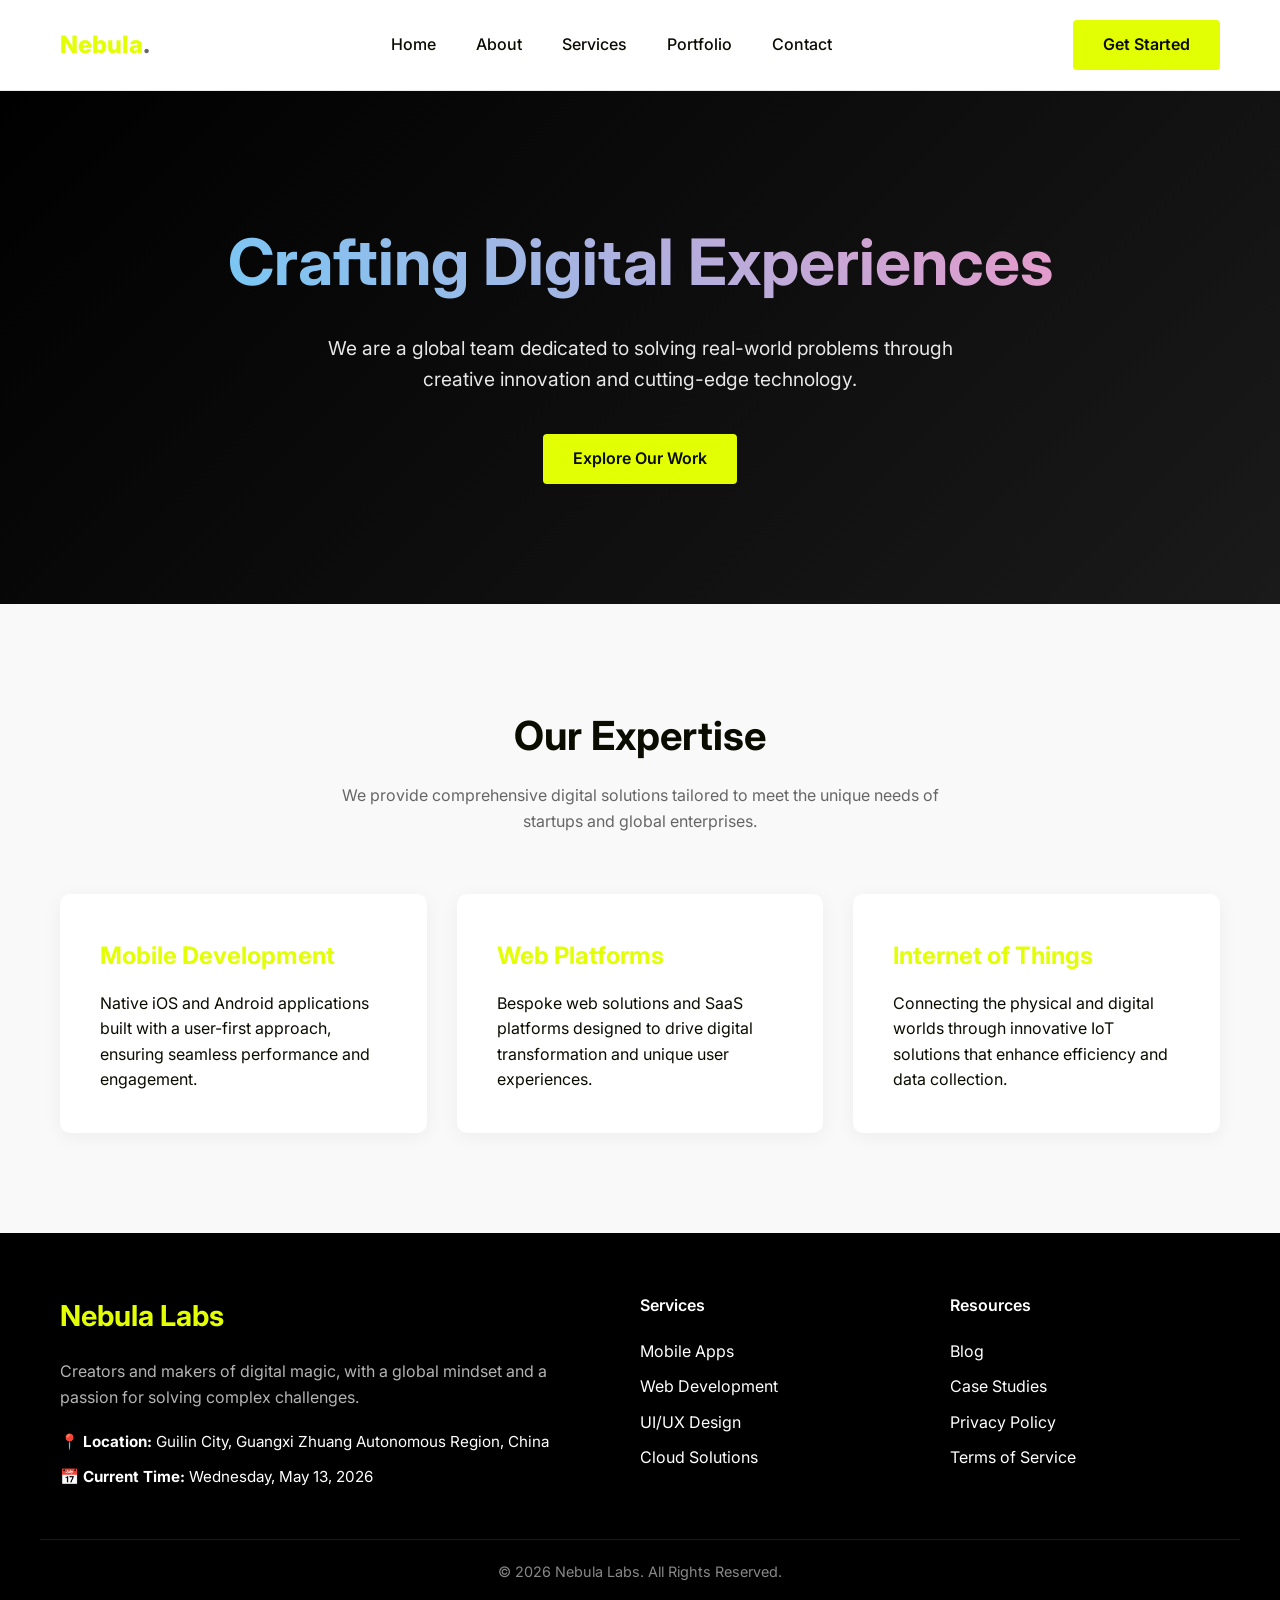
<file: index.html>
<!DOCTYPE html>
<html lang="en">
<head>
    <meta charset="UTF-8" />
    <meta name="viewport" content="width=device-width, initial-scale=1.0"/>
    <title>Nebula Labs | Digital Innovation & Solutions</title>
    <!-- Google Fonts -->
    <link href="https://fonts.googleapis.com/css2?family=Inter:wght@300;400;500;600;700&display=swap" rel="stylesheet">
    <style>
        /* 全局样式重置与定义 */
        :root {
            --primary-color: #E3FF04; /* 品牌高光色（来自原站） */
            --text-dark: #0A0C00;
            --text-light: #ffffff;
            --bg-light: #f9f9f9;
            --border-color: #eaeaea;
        }
        
        * {
            margin: 0;
            padding: 0;
            box-sizing: border-box;
        }
        
        body {
            font-family: 'Inter', sans-serif;
            line-height: 1.6;
            color: var(--text-dark);
            background-color: #fff;
        }
        
        a {
            text-decoration: none;
            color: inherit;
        }
        
        ul {
            list-style: none;
        }
        
        .container {
            width: 100%;
            max-width: 1200px;
            margin: 0 auto;
            padding: 0 20px;
        }
        
        .btn {
            display: inline-block;
            padding: 12px 30px;
            background-color: var(--primary-color);
            color: var(--text-dark) !important;
            border-radius: 4px;
            font-weight: 600;
            transition: all 0.3s ease;
            border: none;
            cursor: pointer;
        }
        
        .btn:hover {
            transform: translateY(-2px);
            box-shadow: 0 4px 15px rgba(227, 255, 4, 0.4);
        }
        
        /* 导航栏 */
        header {
            padding: 20px 0;
            position: sticky;
            top: 0;
            background: rgba(255, 255, 255, 0.95);
            backdrop-filter: blur(10px);
            border-bottom: 1px solid var(--border-color);
            z-index: 1000;
        }
        
        .nav-container {
            display: flex;
            justify-content: space-between;
            align-items: center;
        }
        
        .logo {
            font-size: 24px;
            font-weight: 800;
            color: var(--primary-color);
        }
        
        .nav-menu {
            display: flex;
            gap: 40px;
        }
        
        .nav-menu a {
            font-weight: 500;
            position: relative;
        }
        
        .nav-menu a::after {
            content: '';
            position: absolute;
            width: 0;
            height: 2px;
            bottom: -5px;
            left: 0;
            background-color: var(--primary-color);
            transition: width 0.3s ease;
        }
        
        .nav-menu a:hover::after {
            width: 100%;
        }
        
        /* 横幅区 */
        .hero {
            padding: 120px 0;
            background: linear-gradient(135deg, #000000 0%, #1a1a1a 100%);
            color: var(--text-light);
            text-align: center;
        }
        
        .hero h1 {
            font-size: 4rem;
            margin-bottom: 20px;
            background: linear-gradient(45deg, #61D1FE, #FE90C0);
            -webkit-background-clip: text;
            -webkit-text-fill-color: transparent;
        }
        
        .hero p {
            font-size: 1.2rem;
            max-width: 700px;
            margin: 0 auto 40px;
            opacity: 0.9;
        }
        
        /* 服务区块 */
        .services {
            padding: 100px 0;
            background-color: var(--bg-light);
        }
        
        .section-title {
            text-align: center;
            margin-bottom: 60px;
        }
        
        .section-title h2 {
            font-size: 2.5rem;
            margin-bottom: 15px;
        }
        
        .section-title p {
            color: #666;
            max-width: 600px;
            margin: 0 auto;
        }
        
        .services-grid {
            display: grid;
            grid-template-columns: repeat(auto-fit, minmax(300px, 1fr));
            gap: 30px;
        }
        
        .service-card {
            background: #fff;
            padding: 40px;
            border-radius: 10px;
            box-shadow: 0 4px 20px rgba(0,0,0,0.05);
            transition: transform 0.3s ease;
            border-top: 3px solid transparent;
        }
        
        .service-card:hover {
            transform: translateY(-10px);
            border-top-color: var(--primary-color);
        }
        
        .service-card h3 {
            font-size: 1.5rem;
            margin-bottom: 15px;
            color: var(--primary-color);
        }
        
        /* 页脚 (包含您的时间地点信息) */
        footer {
            padding: 60px 0 20px;
            background-color: #000;
            color: var(--text-light);
            position: relative;
        }
        
        .footer-container {
            display: grid;
            grid-template-columns: 2fr 1fr 1fr;
            gap: 40px;
            padding-bottom: 40px;
        }
        
        .footer-about h3 {
            font-size: 1.8rem;
            margin-bottom: 20px;
            color: var(--primary-color);
        }
        
        .contact-info {
            margin-top: 20px;
        }
        
        .contact-info p {
            margin: 10px 0;
            font-size: 0.95rem;
        }
        
        /* 版权栏 */
        .copyright {
            text-align: center;
            padding-top: 20px;
            border-top: 1px solid rgba(255,255,255,0.1);
            font-size: 0.9rem;
            color: #888;
        }
        
        @media (max-width: 768px) {
            .footer-container {
                grid-template-columns: 1fr;
            }
            .nav-menu {
                gap: 20px;
            }
            .hero h1 {
                font-size: 2.5rem;
            }
        }
    </style>
</head>
<body>

    <!-- 导航栏 -->
    <header>
        <div class="container nav-container">
            <a href="#" class="logo">Nebula<span style="color: #666;">.</span></a>
            <nav class="nav-menu">
                <a href="#">Home</a>
                <a href="#">About</a>
                <a href="#">Services</a>
                <a href="#">Portfolio</a>
                <a href="#">Contact</a>
            </nav>
            <a href="#contact" class="btn">Get Started</a>
        </div>
    </header>

    <!-- 横幅区 -->
    <section class="hero">
        <div class="container">
            <h1>Crafting Digital Experiences</h1>
            <p>We are a global team dedicated to solving real-world problems through creative innovation and cutting-edge technology.</p>
            <a href="#services" class="btn">Explore Our Work</a>
        </div>
    </section>

    <!-- 服务区 -->
    <section class="services" id="services">
        <div class="container">
            <div class="section-title">
                <h2>Our Expertise</h2>
                <p>We provide comprehensive digital solutions tailored to meet the unique needs of startups and global enterprises.</p>
            </div>
            <div class="services-grid">
                <div class="service-card">
                    <h3>Mobile Development</h3>
                    <p>Native iOS and Android applications built with a user-first approach, ensuring seamless performance and engagement.</p>
                </div>
                <div class="service-card">
                    <h3>Web Platforms</h3>
                    <p>Bespoke web solutions and SaaS platforms designed to drive digital transformation and unique user experiences.</p>
                </div>
                <div class="service-card">
                    <h3>Internet of Things</h3>
                    <p>Connecting the physical and digital worlds through innovative IoT solutions that enhance efficiency and data collection.</p>
                </div>
            </div>
        </div>
    </section>

    <!-- 页脚 -->
    <footer>
        <div class="container footer-container">
            <!-- 关于我们 -->
            <div class="footer-about">
                <h3>Nebula Labs</h3>
                <p style="opacity: 0.7; margin-bottom: 20px;">
                    Creators and makers of digital magic, with a global mindset and a passion for solving complex challenges.
                </p>
                <div class="contact-info">
                    <!-- 这里插入了您提供的地点信息 -->
                    <p><strong>📍 Location:</strong> Guilin City, Guangxi Zhuang Autonomous Region, China</p>
                    <!-- 这里插入了您提供的时间信息 -->
                    <p><strong>📅 Current Time:</strong> Wednesday, May 13, 2026</p>
                </div>
            </div>

            <!-- 快捷链接 1 -->
            <div>
                <h4 style="margin-bottom: 20px; font-weight: 600;">Services</h4>
                <ul>
                    <li style="margin: 10px 0;"><a href="#">Mobile Apps</a></li>
                    <li style="margin: 10px 0;"><a href="#">Web Development</a></li>
                    <li style="margin: 10px 0;"><a href="#">UI/UX Design</a></li>
                    <li style="margin: 10px 0;"><a href="#">Cloud Solutions</a></li>
                </ul>
            </div>

            <!-- 快捷链接 2 -->
            <div>
                <h4 style="margin-bottom: 20px; font-weight: 600;">Resources</h4>
                <ul>
                    <li style="margin: 10px 0;"><a href="#">Blog</a></li>
                    <li style="margin: 10px 0;"><a href="#">Case Studies</a></li>
                    <li style="margin: 10px 0;"><a href="#">Privacy Policy</a></li>
                    <li style="margin: 10px 0;"><a href="#">Terms of Service</a></li>
                </ul>
            </div>
        </div>

        <!-- 版权栏 -->
        <div class="container copyright">
            <!-- 动态年份 -->
            <p>&copy; <span id="year">2026</span> Nebula Labs. All Rights Reserved.</p>
        </div>
    </footer>

    <script>
        // 自动更新页脚年份（虽然您指定了2026，但为了代码健壮性保留逻辑）
        document.getElementById('year').textContent = new Date().getFullYear();
        
        // 模拟滚动效果
        document.querySelectorAll('a[href^="#"]').forEach(anchor => {
            anchor.addEventListener('click', function (e) {
                e.preventDefault();
                document.querySelector(this.getAttribute('href')).scrollIntoView({
                    behavior: 'smooth'
                });
            });
        });
    </script>
</body>
</html>
</file>
